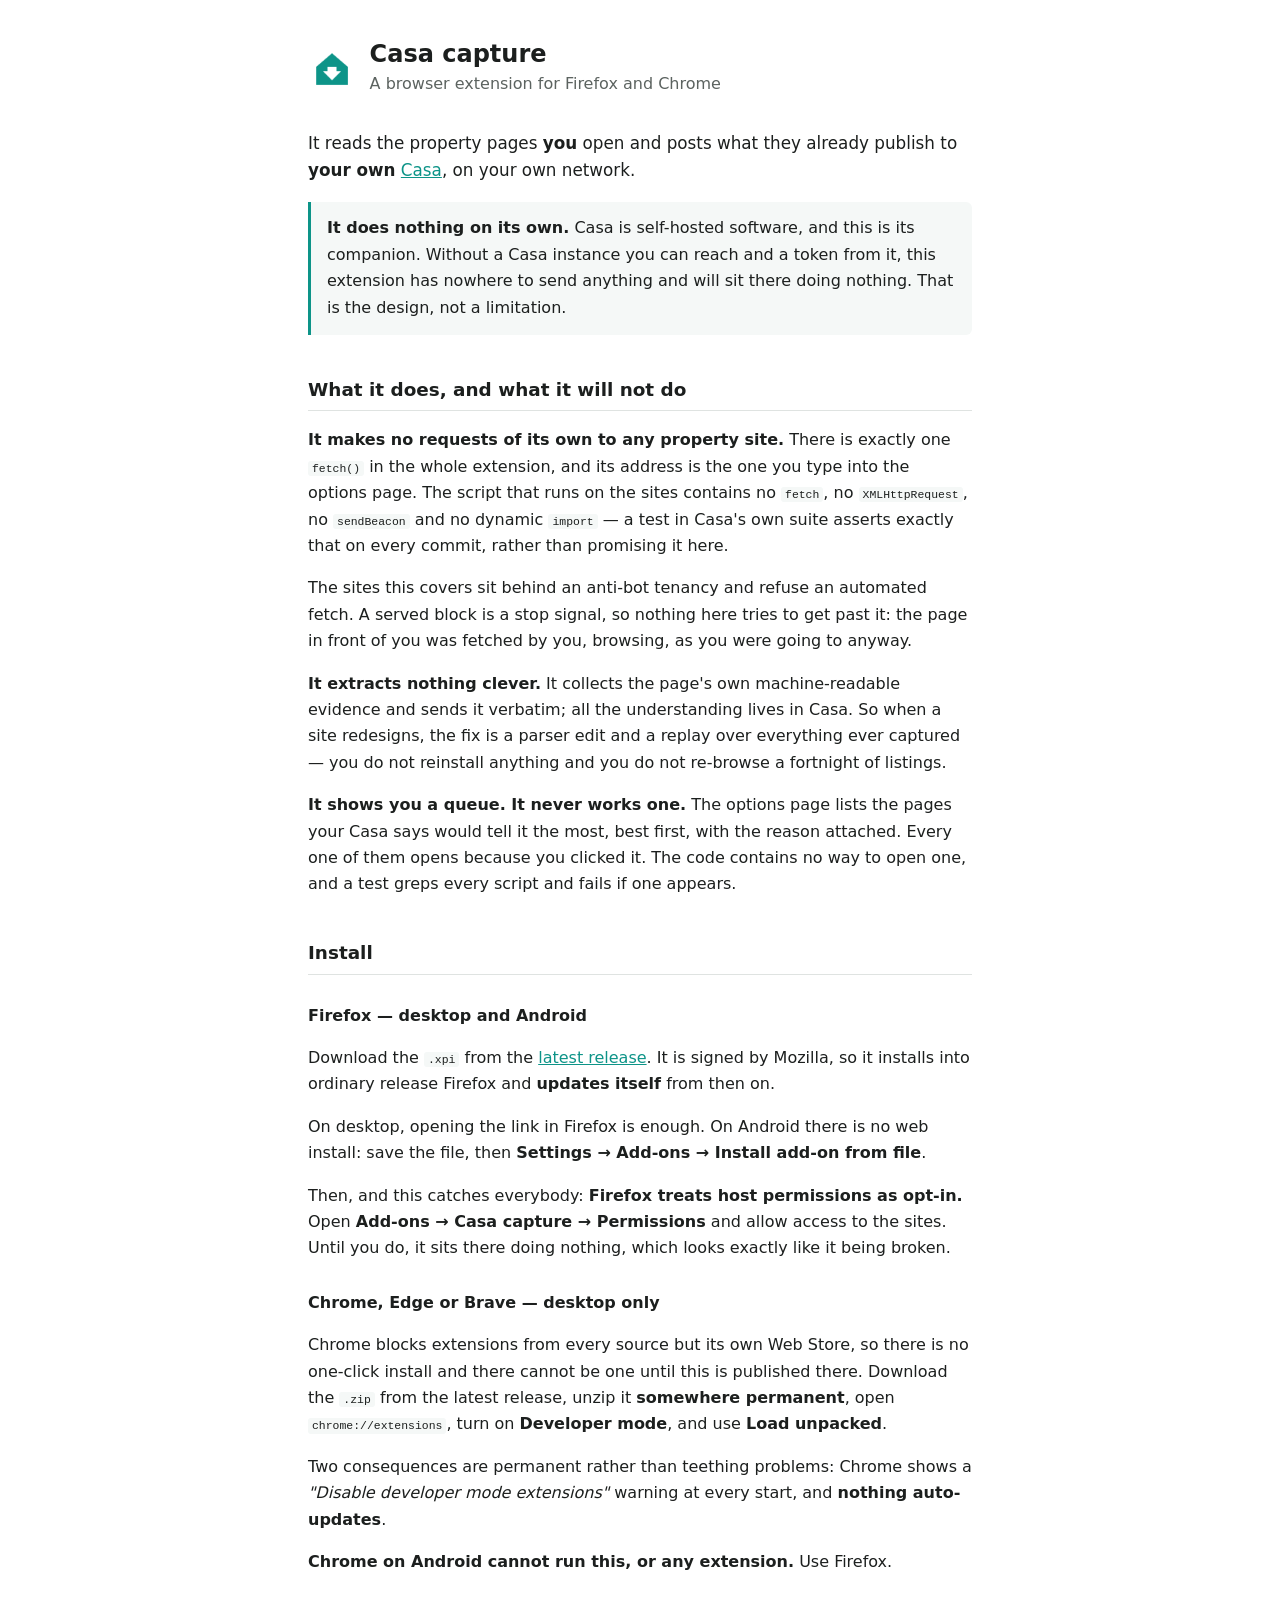
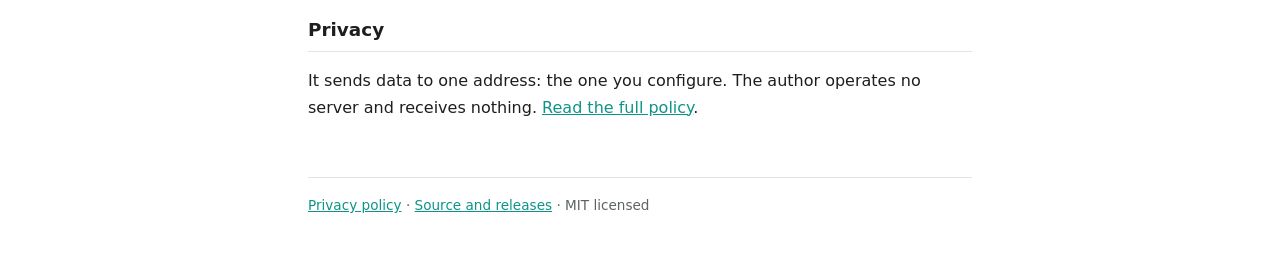
<file: index.html>
<!doctype html>
<html lang="en">
<head>
<meta charset="utf-8">
<meta name="viewport" content="width=device-width, initial-scale=1">
<title>Casa capture</title>
<link rel="icon" href="icons/icon-32.png">
<link rel="stylesheet" href="style.css">
</head>
<body>

<header>
  <img src="icons/icon-128.png" alt="">
  <div>
    <h1>Casa capture</h1>
    <p>A browser extension for Firefox and Chrome</p>
  </div>
</header>

<p class="lede">
  It reads the property pages <strong>you</strong> open and posts what they already publish to
  <strong>your own</strong> <a href="https://github.com/mathieu-fortin/casa">Casa</a>, on your own
  network.
</p>

<div class="note">
  <p>
    <strong>It does nothing on its own.</strong> Casa is self-hosted software, and this is its
    companion. Without a Casa instance you can reach and a token from it, this extension has nowhere
    to send anything and will sit there doing nothing. That is the design, not a limitation.
  </p>
</div>

<h2>What it does, and what it will not do</h2>

<p>
  <strong>It makes no requests of its own to any property site.</strong> There is exactly one
  <code>fetch()</code> in the whole extension, and its address is the one you type into the options
  page. The script that runs on the sites contains no <code>fetch</code>, no
  <code>XMLHttpRequest</code>, no <code>sendBeacon</code> and no dynamic <code>import</code> — a
  test in Casa's own suite asserts exactly that on every commit, rather than promising it here.
</p>

<p>
  The sites this covers sit behind an anti-bot tenancy and refuse an automated fetch. A served block
  is a stop signal, so nothing here tries to get past it: the page in front of you was fetched by
  you, browsing, as you were going to anyway.
</p>

<p>
  <strong>It extracts nothing clever.</strong> It collects the page's own machine-readable evidence
  and sends it verbatim; all the understanding lives in Casa. So when a site redesigns, the fix is a
  parser edit and a replay over everything ever captured — you do not reinstall anything and you do
  not re-browse a fortnight of listings.
</p>

<p>
  <strong>It shows you a queue. It never works one.</strong> The options page lists the pages your
  Casa says would tell it the most, best first, with the reason attached. Every one of them opens
  because you clicked it. The code contains no way to open one, and a test greps every script and
  fails if one appears.
</p>

<h2>Install</h2>

<h3>Firefox — desktop and Android</h3>

<p>
  Download the <code>.xpi</code> from the
  <a href="https://github.com/mathieu-fortin/casa-capture/releases/latest">latest release</a>. It is
  signed by Mozilla, so it installs into ordinary release Firefox and <strong>updates itself</strong>
  from then on.
</p>

<p>
  On desktop, opening the link in Firefox is enough. On Android there is no web install: save the
  file, then <strong>Settings → Add-ons → Install add-on from file</strong>.
</p>

<p>
  Then, and this catches everybody: <strong>Firefox treats host permissions as opt-in.</strong> Open
  <strong>Add-ons → Casa capture → Permissions</strong> and allow access to the sites. Until you do,
  it sits there doing nothing, which looks exactly like it being broken.
</p>

<h3>Chrome, Edge or Brave — desktop only</h3>

<p>
  Chrome blocks extensions from every source but its own Web Store, so there is no one-click install
  and there cannot be one until this is published there. Download the <code>.zip</code> from the
  latest release, unzip it <strong>somewhere permanent</strong>, open
  <code>chrome://extensions</code>, turn on <strong>Developer mode</strong>, and use
  <strong>Load unpacked</strong>.
</p>

<p>
  Two consequences are permanent rather than teething problems: Chrome shows a <em>"Disable
  developer mode extensions"</em> warning at every start, and <strong>nothing auto-updates</strong>.
</p>

<p><strong>Chrome on Android cannot run this, or any extension.</strong> Use Firefox.</p>

<h2>Privacy</h2>

<p>
  It sends data to one address: the one you configure. The author operates no server and receives
  nothing. <a href="privacy.html">Read the full policy</a>.
</p>

<footer>
  <a href="privacy.html">Privacy policy</a> ·
  <a href="https://github.com/mathieu-fortin/casa-capture">Source and releases</a> ·
  MIT licensed
</footer>

</body>
</html>
</file>
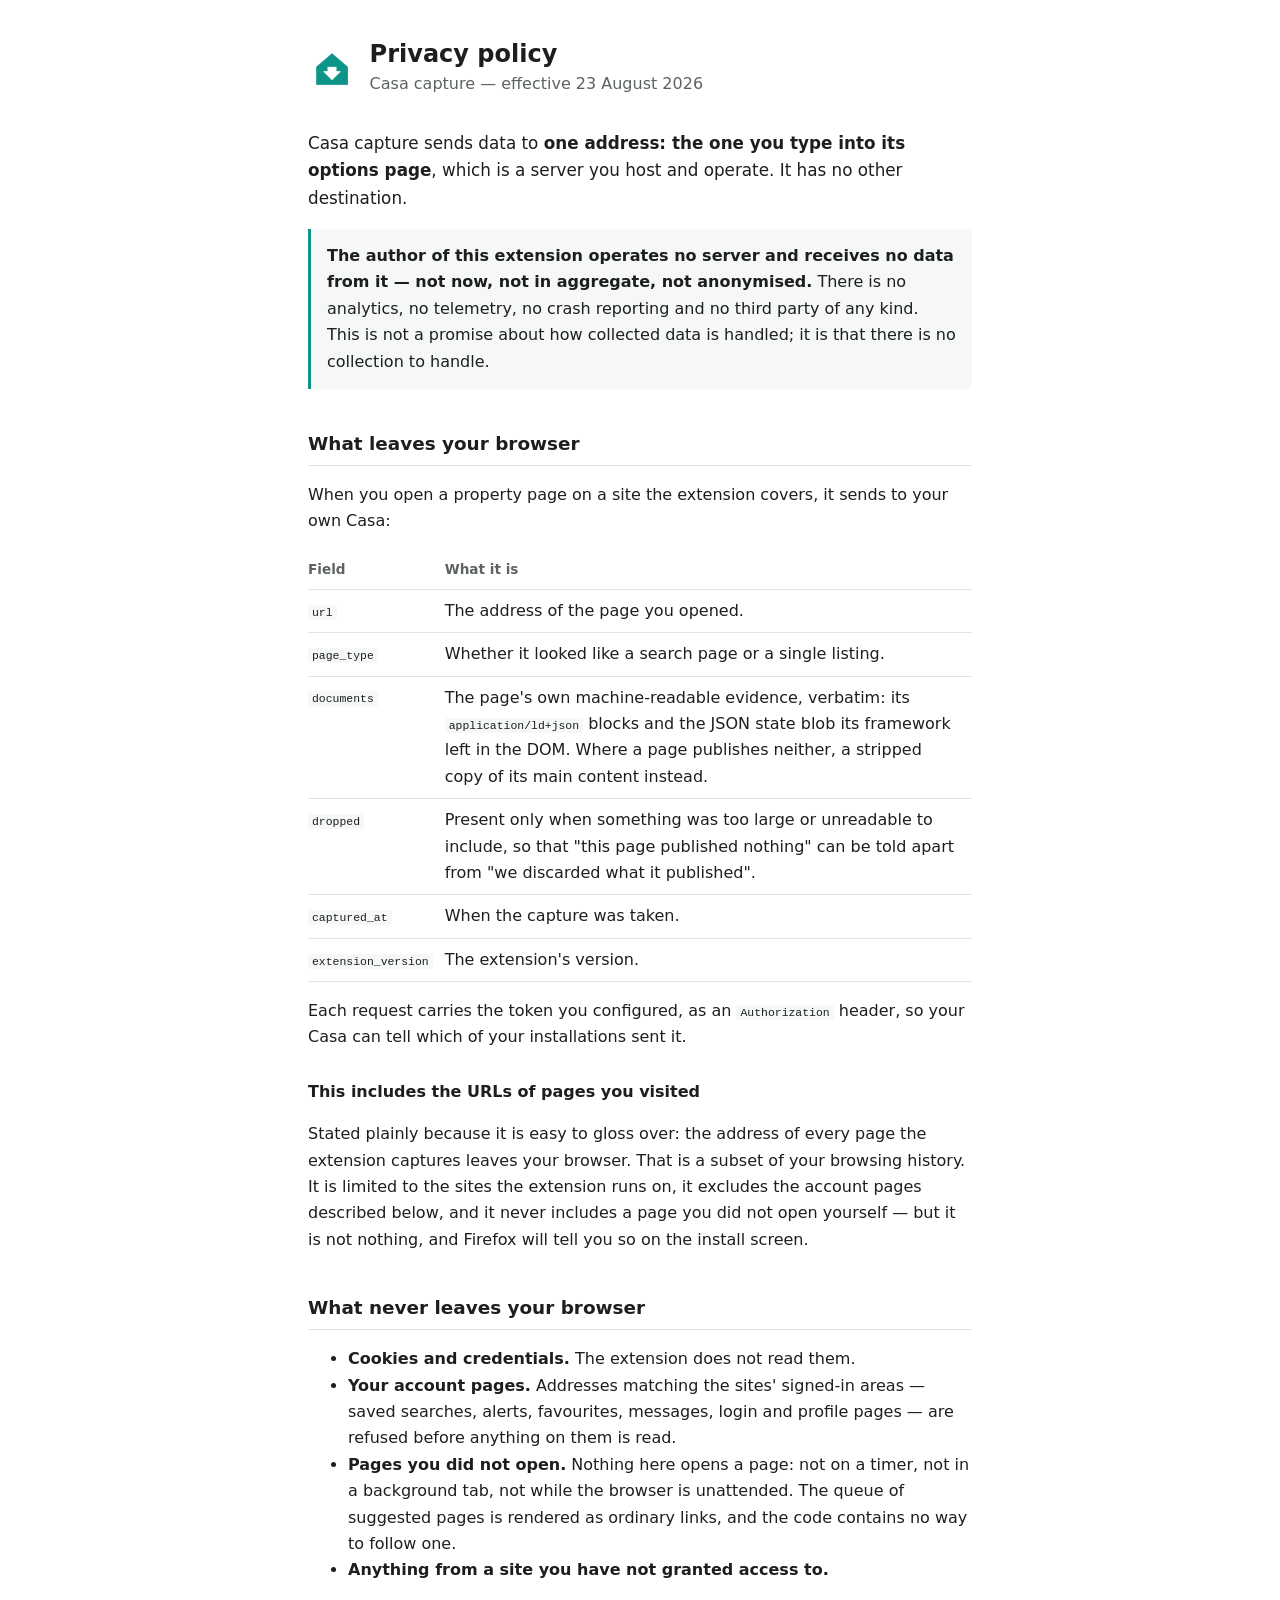
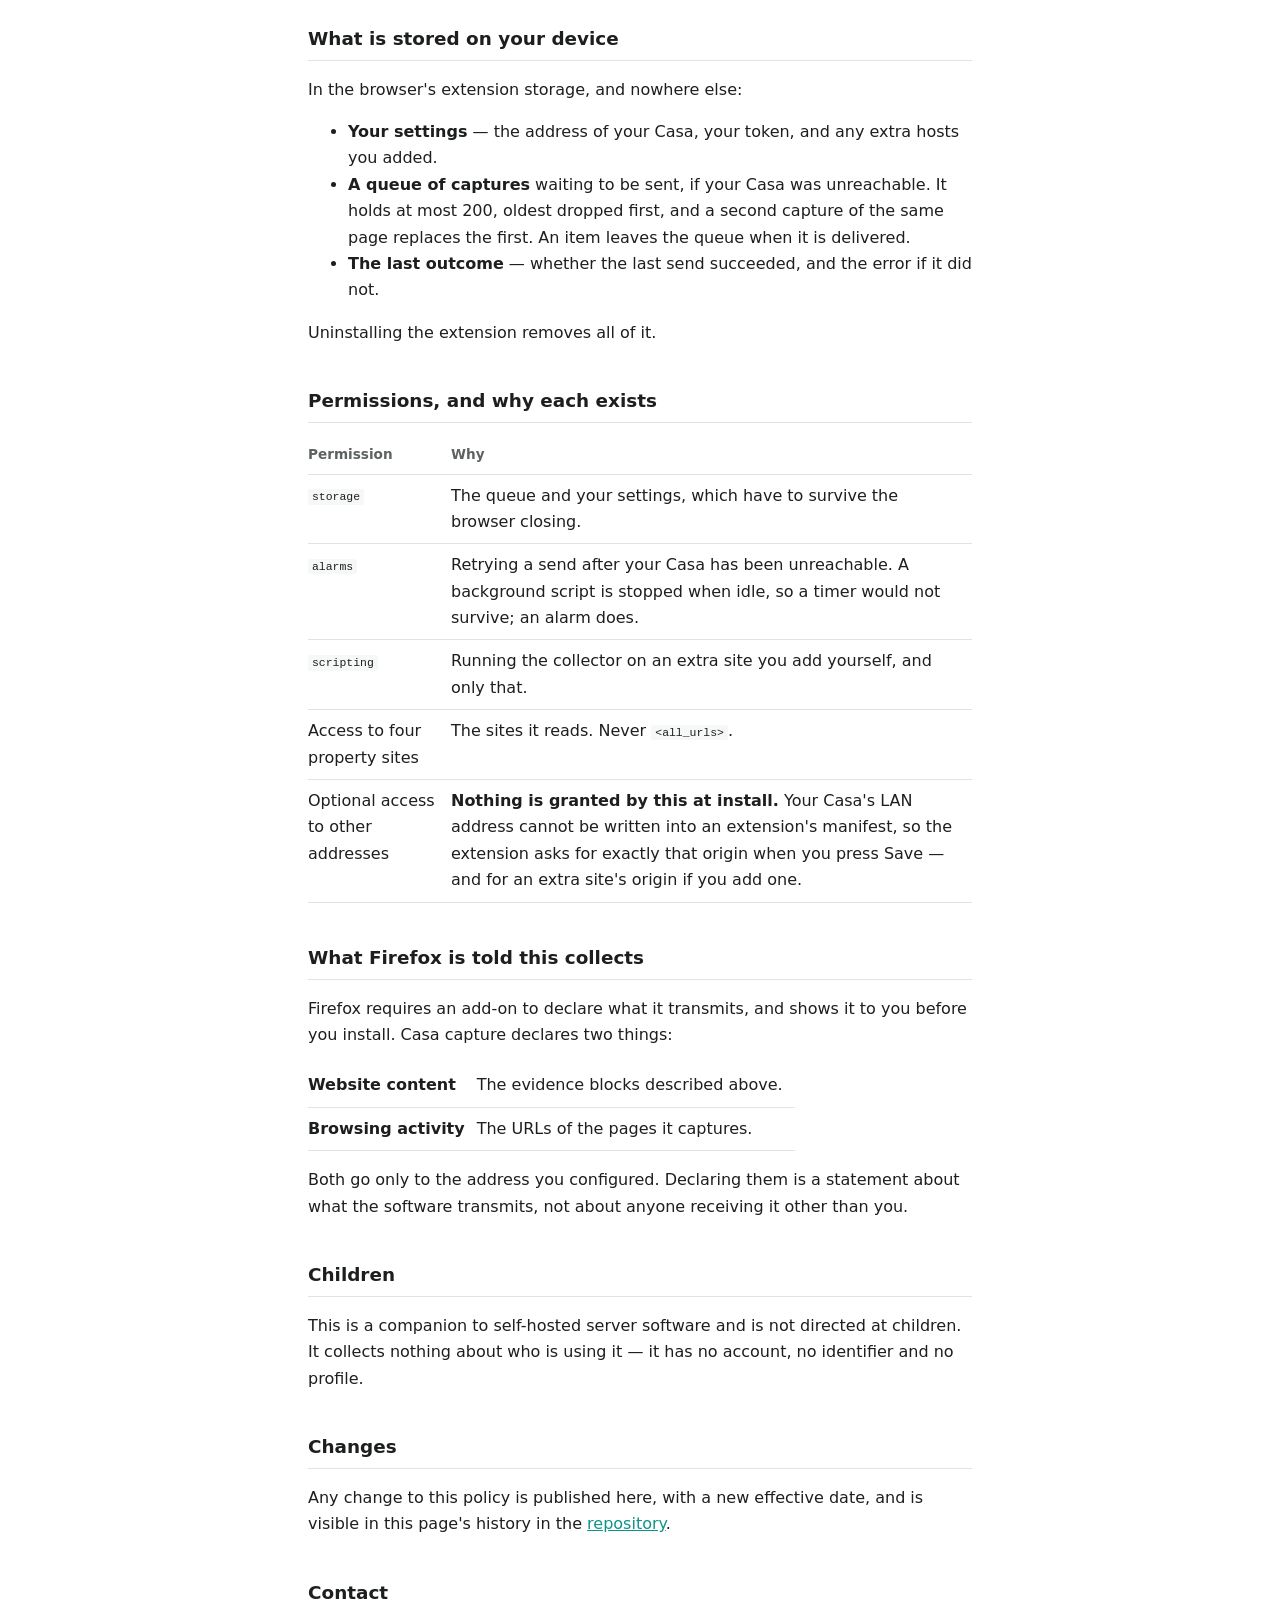
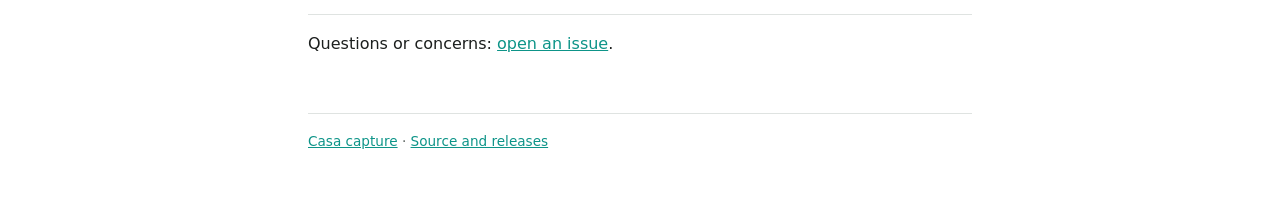
<file: privacy.html>
<!doctype html>
<html lang="en">
<head>
<meta charset="utf-8">
<meta name="viewport" content="width=device-width, initial-scale=1">
<title>Privacy policy — Casa capture</title>
<link rel="icon" href="icons/icon-32.png">
<link rel="stylesheet" href="style.css">
</head>
<body>

<header>
  <img src="icons/icon-128.png" alt="">
  <div>
    <h1>Privacy policy</h1>
    <p>Casa capture — effective 23 August 2026</p>
  </div>
</header>

<p class="lede">
  Casa capture sends data to <strong>one address: the one you type into its options page</strong>,
  which is a server you host and operate. It has no other destination.
</p>

<div class="note">
  <p>
    <strong>The author of this extension operates no server and receives no data from it — not
    now, not in aggregate, not anonymised.</strong> There is no analytics, no telemetry, no crash
    reporting and no third party of any kind. This is not a promise about how collected data is
    handled; it is that there is no collection to handle.
  </p>
</div>

<h2>What leaves your browser</h2>

<p>When you open a property page on a site the extension covers, it sends to your own Casa:</p>

<table>
  <tr><th>Field</th><th>What it is</th></tr>
  <tr><td><code>url</code></td><td>The address of the page you opened.</td></tr>
  <tr><td><code>page_type</code></td><td>Whether it looked like a search page or a single listing.</td></tr>
  <tr><td><code>documents</code></td><td>The page's own machine-readable evidence, verbatim: its <code>application/ld+json</code> blocks and the JSON state blob its framework left in the DOM. Where a page publishes neither, a stripped copy of its main content instead.</td></tr>
  <tr><td><code>dropped</code></td><td>Present only when something was too large or unreadable to include, so that "this page published nothing" can be told apart from "we discarded what it published".</td></tr>
  <tr><td><code>captured_at</code></td><td>When the capture was taken.</td></tr>
  <tr><td><code>extension_version</code></td><td>The extension's version.</td></tr>
</table>

<p>
  Each request carries the token you configured, as an <code>Authorization</code> header, so your
  Casa can tell which of your installations sent it.
</p>

<h3>This includes the URLs of pages you visited</h3>

<p>
  Stated plainly because it is easy to gloss over: the address of every page the extension captures
  leaves your browser. That is a subset of your browsing history. It is limited to the sites the
  extension runs on, it excludes the account pages described below, and it never includes a page you
  did not open yourself — but it is not nothing, and Firefox will tell you so on the install screen.
</p>

<h2>What never leaves your browser</h2>

<ul>
  <li><strong>Cookies and credentials.</strong> The extension does not read them.</li>
  <li><strong>Your account pages.</strong> Addresses matching the sites' signed-in areas — saved
      searches, alerts, favourites, messages, login and profile pages — are refused before anything
      on them is read.</li>
  <li><strong>Pages you did not open.</strong> Nothing here opens a page: not on a timer, not in a
      background tab, not while the browser is unattended. The queue of suggested pages is rendered
      as ordinary links, and the code contains no way to follow one.</li>
  <li><strong>Anything from a site you have not granted access to.</strong></li>
</ul>

<h2>What is stored on your device</h2>

<p>In the browser's extension storage, and nowhere else:</p>

<ul>
  <li><strong>Your settings</strong> — the address of your Casa, your token, and any extra hosts you
      added.</li>
  <li><strong>A queue of captures</strong> waiting to be sent, if your Casa was unreachable. It holds
      at most 200, oldest dropped first, and a second capture of the same page replaces the first. An
      item leaves the queue when it is delivered.</li>
  <li><strong>The last outcome</strong> — whether the last send succeeded, and the error if it did
      not.</li>
</ul>

<p>Uninstalling the extension removes all of it.</p>

<h2>Permissions, and why each exists</h2>

<table>
  <tr><th>Permission</th><th>Why</th></tr>
  <tr><td><code>storage</code></td><td>The queue and your settings, which have to survive the browser closing.</td></tr>
  <tr><td><code>alarms</code></td><td>Retrying a send after your Casa has been unreachable. A background script is stopped when idle, so a timer would not survive; an alarm does.</td></tr>
  <tr><td><code>scripting</code></td><td>Running the collector on an extra site you add yourself, and only that.</td></tr>
  <tr><td>Access to four property sites</td><td>The sites it reads. Never <code>&lt;all_urls&gt;</code>.</td></tr>
  <tr><td>Optional access to other addresses</td><td><strong>Nothing is granted by this at install.</strong> Your Casa's LAN address cannot be written into an extension's manifest, so the extension asks for exactly that origin when you press Save — and for an extra site's origin if you add one.</td></tr>
</table>

<h2>What Firefox is told this collects</h2>

<p>
  Firefox requires an add-on to declare what it transmits, and shows it to you before you install.
  Casa capture declares two things:
</p>

<table>
  <tr><td><strong>Website content</strong></td><td>The evidence blocks described above.</td></tr>
  <tr><td><strong>Browsing activity</strong></td><td>The URLs of the pages it captures.</td></tr>
</table>

<p>
  Both go only to the address you configured. Declaring them is a statement about what the software
  transmits, not about anyone receiving it other than you.
</p>

<h2>Children</h2>

<p>
  This is a companion to self-hosted server software and is not directed at children. It collects
  nothing about who is using it — it has no account, no identifier and no profile.
</p>

<h2>Changes</h2>

<p>
  Any change to this policy is published here, with a new effective date, and is visible in this
  page's history in the
  <a href="https://github.com/mathieu-fortin/casa-capture">repository</a>.
</p>

<h2>Contact</h2>

<p>
  Questions or concerns:
  <a href="https://github.com/mathieu-fortin/casa-capture/issues">open an issue</a>.
</p>

<footer>
  <a href="./">Casa capture</a> ·
  <a href="https://github.com/mathieu-fortin/casa-capture">Source and releases</a>
</footer>

</body>
</html>
</file>
<file: style.css>
:root {
  color-scheme: light dark;
  --bg: #ffffff;
  --fg: #1c1f1e;
  --muted: #5c6360;
  --rule: #dfe3e1;
  --ink: #0d9488;
  --card: #f5f8f7;
}
@media (prefers-color-scheme: dark) {
  :root {
    --bg: #161a19;
    --fg: #e6eae8;
    --muted: #98a29e;
    --rule: #2b3230;
    --ink: #2dd4bf;
    --card: #1d2322;
  }
}
* { box-sizing: border-box; }
body {
  background: var(--bg);
  color: var(--fg);
  font-family: system-ui, -apple-system, "Segoe UI", sans-serif;
  line-height: 1.65;
  margin: 0 auto;
  max-width: 44rem;
  padding: 2.5rem 1.25rem 4rem;
}
header { align-items: center; display: flex; gap: 0.85rem; margin-bottom: 2rem; }
header img { height: 48px; width: 48px; }
header h1 { font-size: 1.5rem; line-height: 1.2; margin: 0; }
header p { color: var(--muted); margin: 0.15rem 0 0; }
h2 { border-bottom: 1px solid var(--rule); font-size: 1.15rem; margin: 2.5rem 0 0.75rem; padding-bottom: 0.35rem; }
h3 { font-size: 1rem; margin: 1.75rem 0 0.5rem; }
a { color: var(--ink); }
code { background: var(--card); border-radius: 3px; font-size: 0.88em; padding: 0.1em 0.35em; }
pre { background: var(--card); border-radius: 6px; overflow-x: auto; padding: 0.85rem 1rem; }
pre code { background: none; padding: 0; }
table { border-collapse: collapse; display: block; overflow-x: auto; width: 100%; }
th, td { border-bottom: 1px solid var(--rule); padding: 0.5rem 0.75rem 0.5rem 0; text-align: left; vertical-align: top; }
th { color: var(--muted); font-size: 0.85rem; font-weight: 600; }
.lede { font-size: 1.05rem; }
.note { background: var(--card); border-left: 3px solid var(--ink); border-radius: 0 6px 6px 0; padding: 0.85rem 1rem; }
.note p:first-child { margin-top: 0; }
.note p:last-child { margin-bottom: 0; }
footer { border-top: 1px solid var(--rule); color: var(--muted); font-size: 0.85rem; margin-top: 3.5rem; padding-top: 1rem; }
</file>
